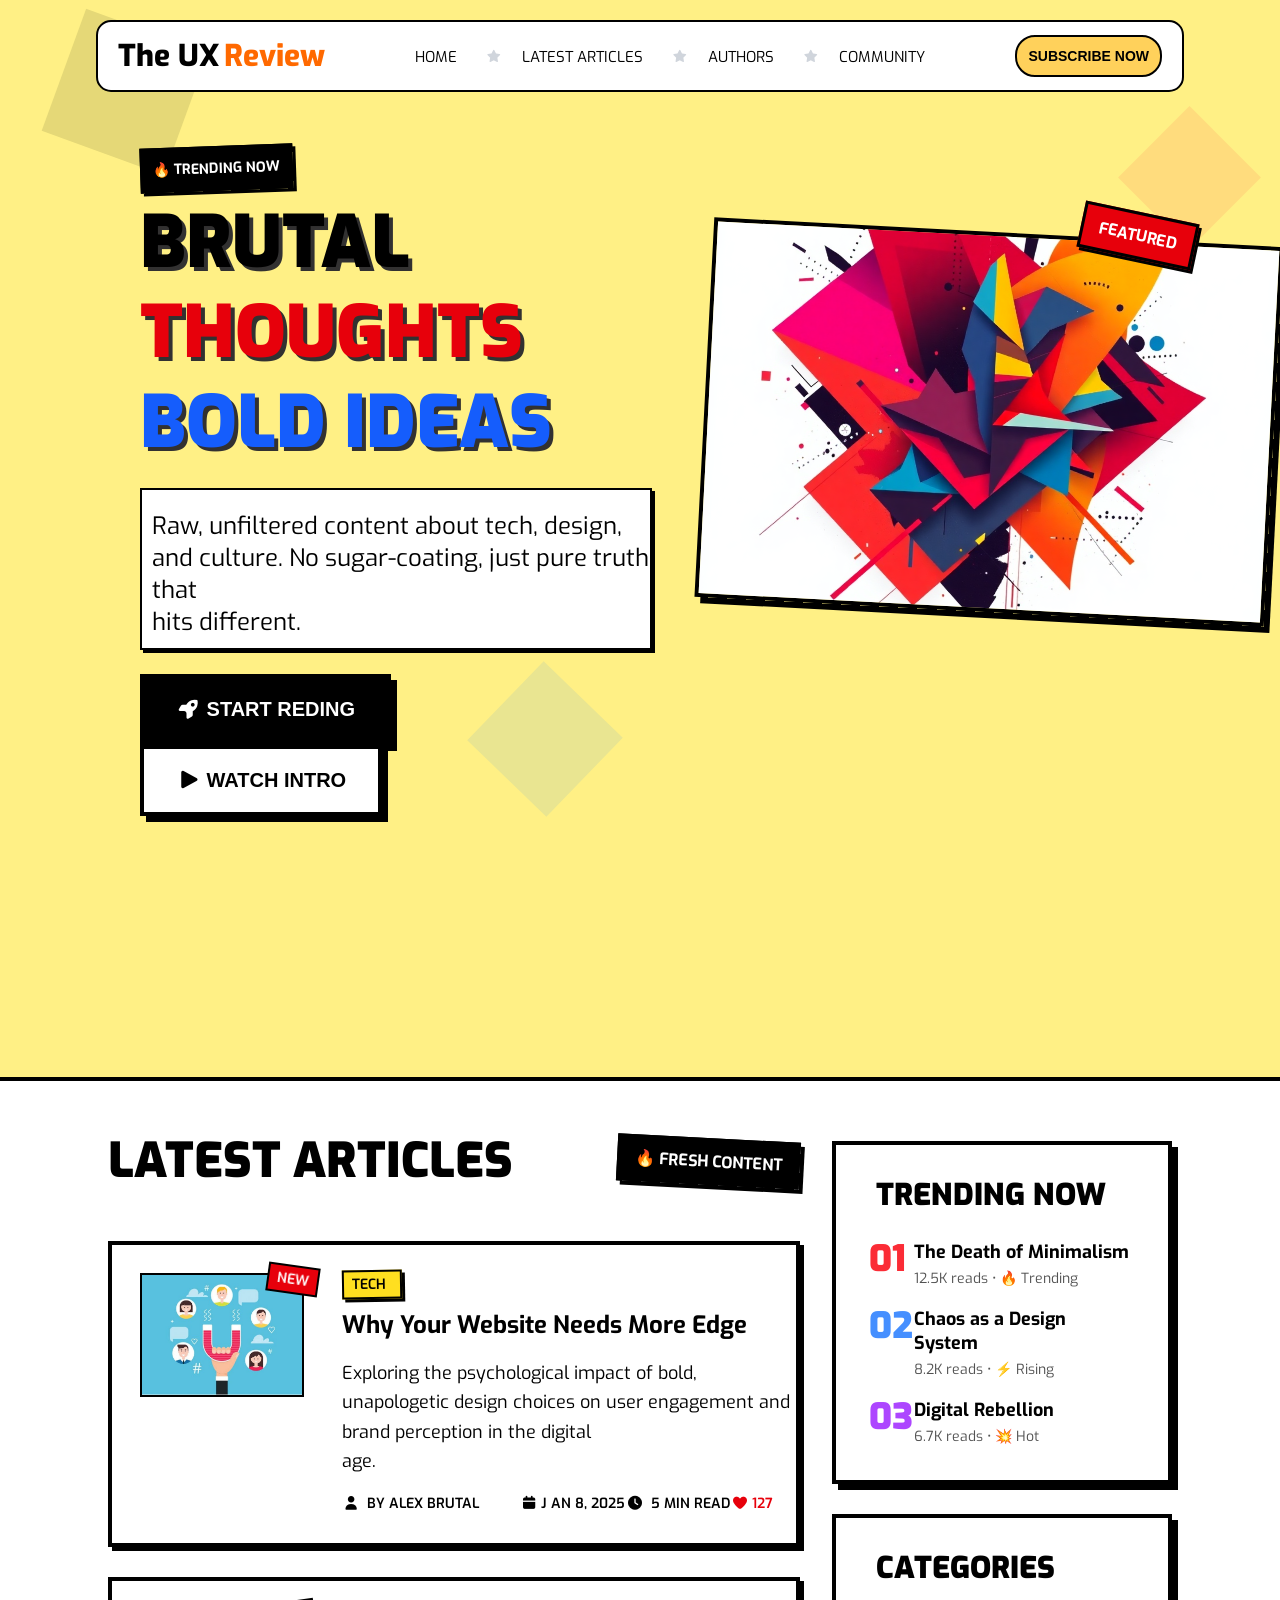
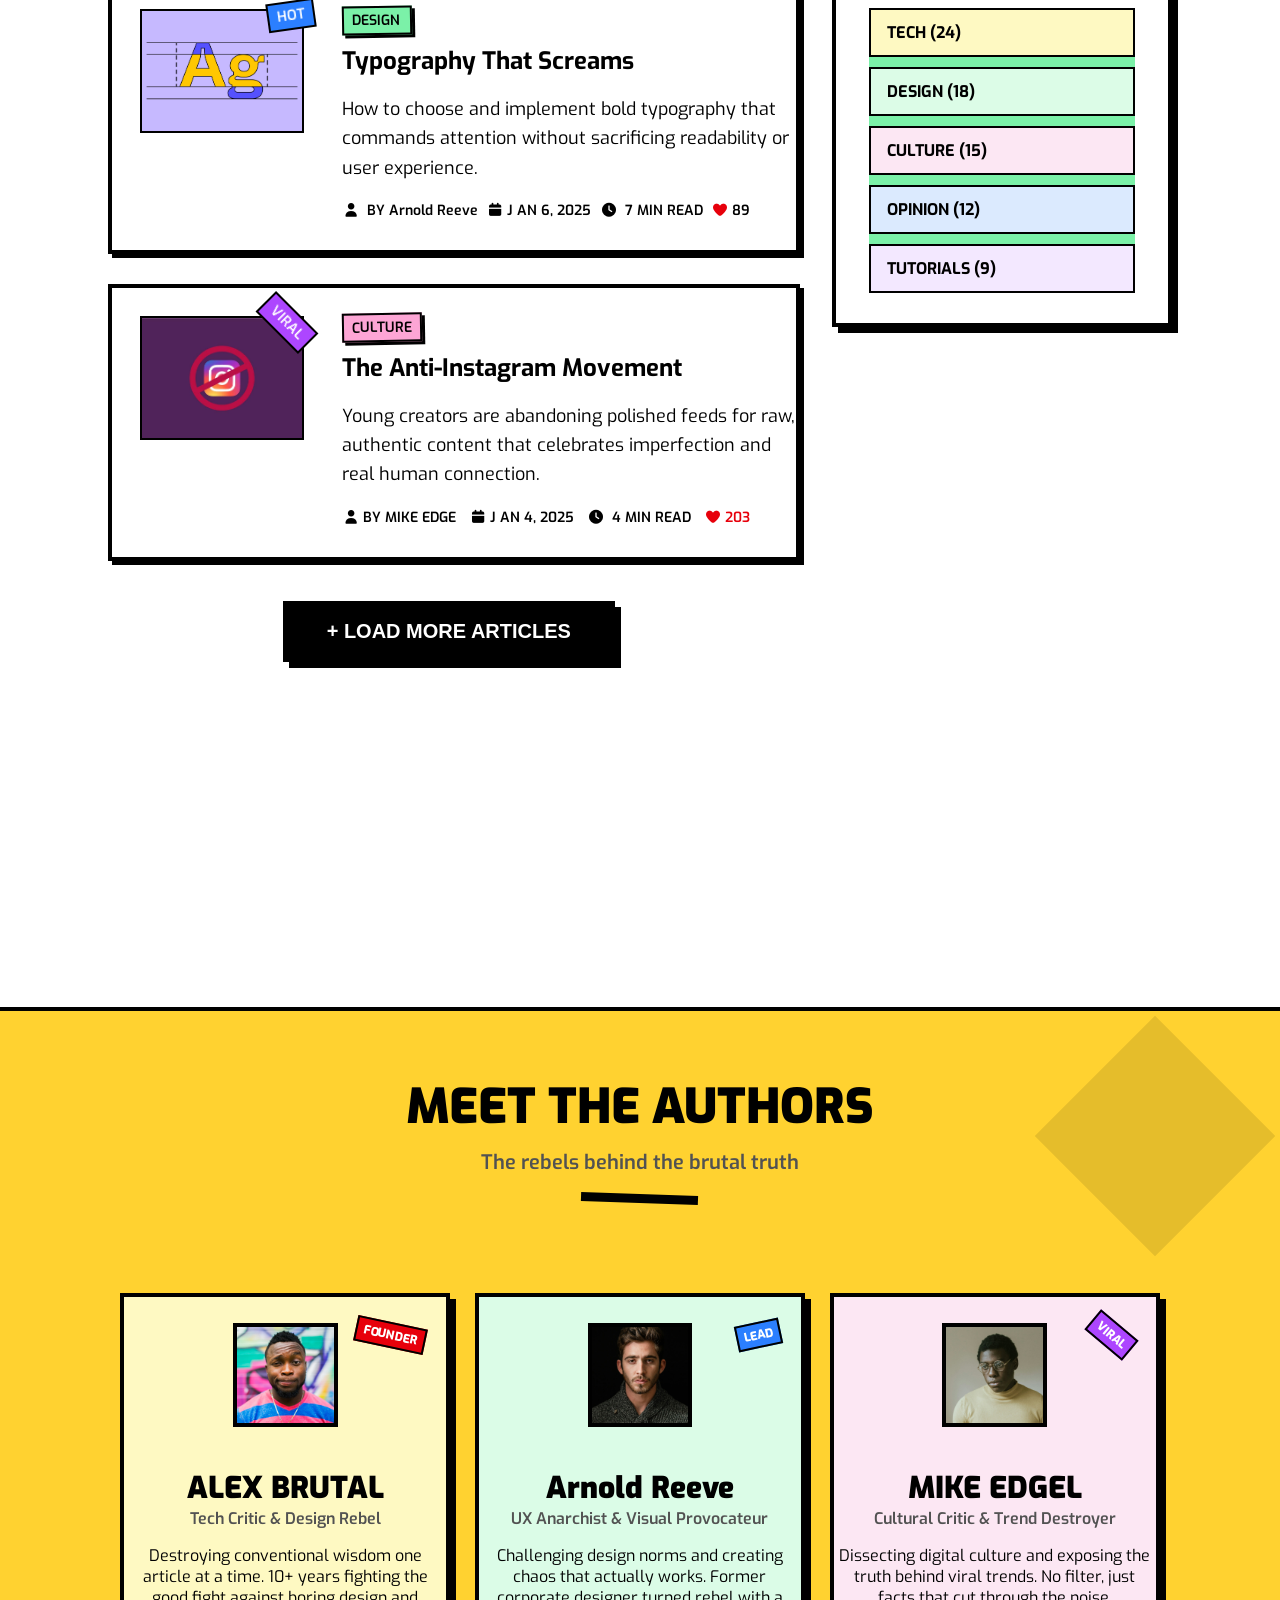
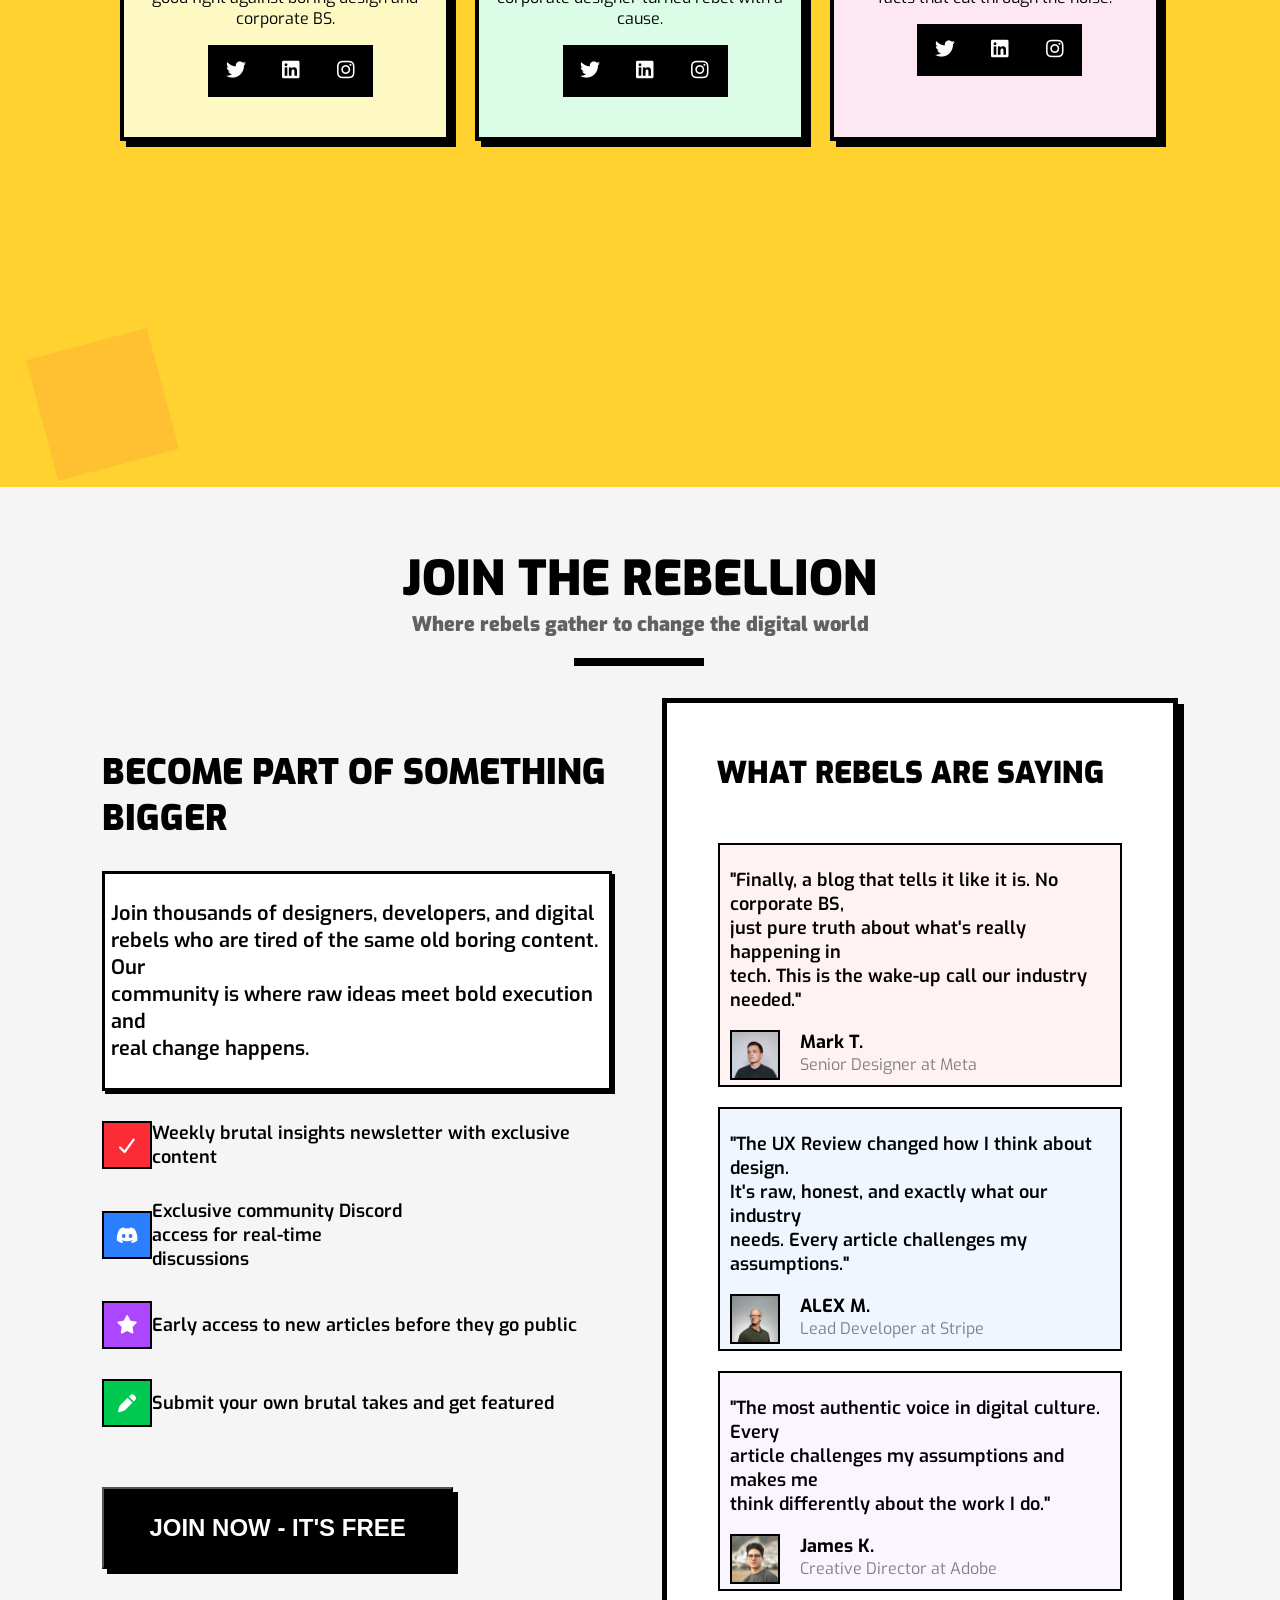
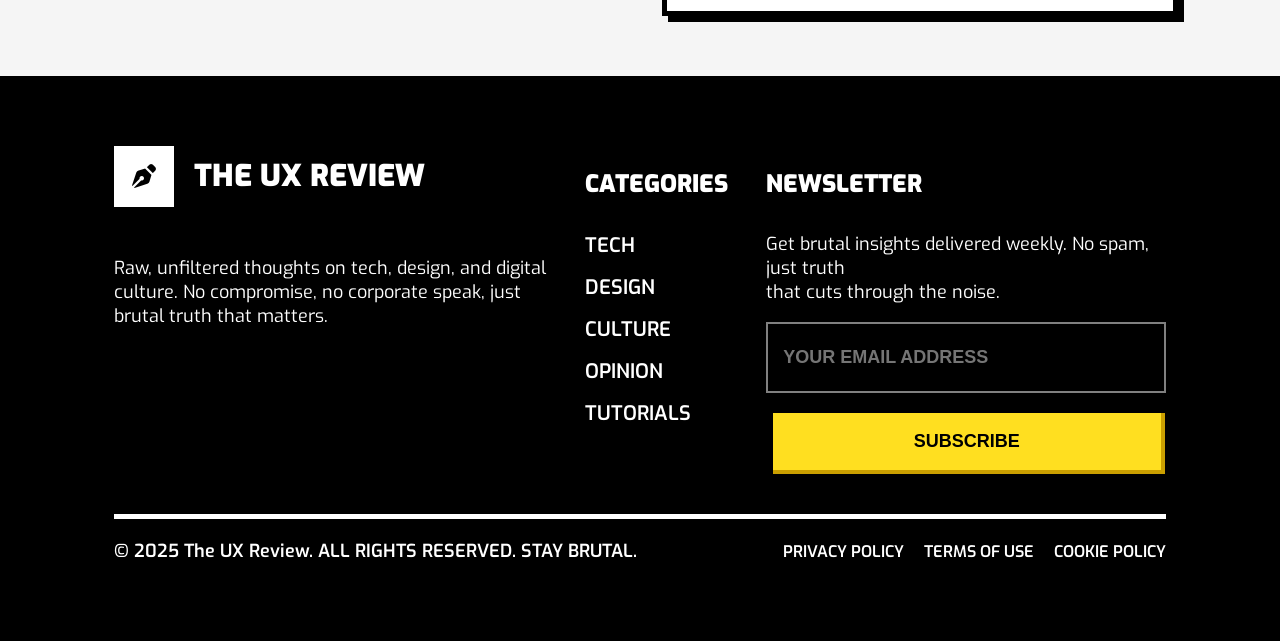
<file: index.html>
<!doctype html>
<html lang="en">
  <head>
    <meta charset="UTF-8" />
    <meta name="viewport" content="width=device-width, initial-scale=1.0" />
    <title>Document</title>
    <link rel="stylesheet" href="./css/style.css" />
    <link rel="stylesheet" href="./css/@media.css" />
    <link rel="stylesheet" href="./css/all.min.css" />
    <link rel="preconnect" href="https://fonts.googleapis.com" />
    <link rel="preconnect" href="https://fonts.gstatic.com" crossorigin />
    <link
      href="https://fonts.googleapis.com/css2?family=Exo:ital,wght@0,100..900;1,100..900&display=swap"
      rel="stylesheet"
    />
  </head>
  <body>
    <div class="navbar">
      <div class="title">
        <h2>The UX <span> Review</span></h2>
      </div>
      <nav>
        <ul>
          <li>
            <a href="#sec1">Home</a>
          </li>
          <i class="fa-solid fa-star" style="color: hsl(218, 14%, 84%)"></i>
          <li>
            <a href="#sec2" target=""> LATEST ARTICLES </a>
          </li>
          <i class="fa-solid fa-star" style="color: hsl(218, 14%, 84%)"></i>

          <li>
            <a href="#sec3">AUTHORS </a>
          </li>
          <i class="fa-solid fa-star" style="color: hsl(218, 14%, 84%)"></i>

          <li>
            <a href="#sec4">COMMUNITY</a>
          </li>
        </ul>
      </nav>
      <div class="button">
        <button><h3>SUBSCRIBE NOW</h3></button>
      </div>
    </div>

    <div id="sec1" class="section1">
      <div class="small1"></div>
      <div class="small2"></div>
      <div class="container">
        <div class="item1">
          <div class="trend"><span> 🔥 TRENDING NOW</span></div>

          <h1>
            BRUTAL <span class="s1">THOUGHTS</span> <br />
            <span class="s2">BOLD IDEAS</span>
          </h1>
          <p>
            Raw, unfiltered content about tech, design, and culture. No
            sugar-coating, just pure truth that <br />
            hits different.
          </p>
          <div class="small3"></div>
          <div class="buttons">
            <div class="button1">
              <button class="b1">
                <span
                  ><i
                    class="fa-solid fa-rocket"
                    style="color: hsl(0, 0%, 100%)"
                  ></i>
                  START REDING</span
                >
              </button>
              <button class="b2">
                <span>
                  <i class="fa-solid fa-play" style="color: black"></i>
                  WATCH INTRO</span
                >
              </button>
            </div>
          </div>
        </div>
        <div class="item2">
          <div class="featured">
            <span>FEATURED</span>
          </div>
          <div class="img">
            <img
              src="./images/imgi_1_e7c75b833c-f09fa794a4e1fbd04b1e (1).png"
              alt="..."
            />
          </div>
        </div>
      </div>
    </div>
    <div id="sec2" class="section2">
      <div class="container">
        <div class="fdiv">
          <div class="title2">
            <h3>LATEST ARTICLES</h3>
            <div class="span">
              <span>🔥 FRESH CONTENT</span>
            </div>
          </div>
          <div class="div1">
            <div class="item1">
              <img
                src="./images/imgi_2_user-engagement-2-DFdiyblT.jpg"
                alt="user-engagement"
              />
              <div class="new">NEW</div>
              <div class="discrip">
                <div class="tech">TECH</div>
                <h4>Why Your Website Needs More Edge</h4>
                <p>
                  Exploring the psychological impact of bold, unapologetic
                  design choices on user engagement and brand perception in the
                  digital <br />
                  age.
                </p>
                <div class="info">
                  <span
                    ><i class="fa-solid fa-user" style="color: #000000"></i> BY
                    ALEX BRUTAL</span
                  >
                  <span
                    ><i class="fa-solid fa-calendar" style="color: #000000"></i
                    >J AN 8, 2025</span
                  >
                  <span
                    ><i class="fa-solid fa-clock" style="color: #000000"></i> 5
                    MIN READ</span
                  >
                  <span
                    ><i class="fa-solid fa-heart" style="color: #e7000b"></i
                    >127</span
                  >
                </div>
              </div>
            </div>
          </div>
          <div class="div2">
            <div class="item2">
              <img
                src="images/imgi_3_guide-to-typography-CNuK3VDW.avif"
                alt=""
              />
              <div class="hot">HOT</div>
              <div class="discrip">
                <div class="design">DESIGN</div>
                <h4>Typography That Screams</h4>
                <p>
                  How to choose and implement bold typography that commands
                  attention without sacrificing readability or user experience.
                </p>
                <div class="info">
                  <span
                    ><i class="fa-solid fa-user" style="color: #000000"></i> BY
                    Arnold Reeve</span
                  >
                  <span
                    ><i class="fa-solid fa-calendar" style="color: #000000"></i
                    >J AN 6, 2025</span
                  >
                  <span
                    ><i class="fa-solid fa-clock" style="color: #000000"></i> 7
                    MIN READ</span
                  >
                  <span
                    ><i class="fa-solid fa-heart" style="color: #e7000b"></i
                    >89</span
                  >
                </div>
              </div>
            </div>
          </div>
          <div class="div3">
            <div class="item3">
              <img src="images/imgi_4_anti-instagram-Bn9b8TEi.jpg" alt="" />
              <div class="VIRAL">VIRAL</div>
              <div class="discrip">
                <div class="CULTURE">CULTURE</div>
                <h4>The Anti-Instagram Movement</h4>
                <p>
                  Young creators are abandoning polished feeds for raw,
                  authentic content that celebrates imperfection and real human
                  connection.
                </p>
                <div class="info">
                  <span
                    ><i class="fa-solid fa-user" style="color: #000000"></i>BY
                    MIKE EDGE</span
                  >
                  <span
                    ><i class="fa-solid fa-calendar" style="color: #000000"></i
                    >J AN 4, 2025</span
                  >
                  <span
                    ><i class="fa-solid fa-clock" style="color: #000000"></i> 4
                    MIN READ</span
                  >
                  <span
                    ><i class="fa-solid fa-heart" style="color: #e7000b"></i
                    >203</span
                  >
                </div>
              </div>
            </div>
          </div>
          <div class="button">
            <button>+ LOAD MORE ARTICLES</button>
          </div>
        </div>
        <div class="sdiv">
          <div class="item1">
            <h4>TRENDING NOW</h4>
            <div class="fl">
              <span>01</span>
              <div class="l1">
                <h5>The Death of Minimalism</h5>
                <p>12.5K reads • 🔥 Trending</p>
              </div>
            </div>
            <div class="sl">
              <span>02</span>
              <div class="l2">
                <h5>Chaos as a Design System</h5>
                <p>8.2K reads • ⚡ Rising</p>
              </div>
            </div>
            <div class="thl">
              <span>03</span>
              <div class="l3">
                <h5>Digital Rebellion</h5>
                <p>6.7K reads • 💥 Hot</p>
              </div>
            </div>
          </div>
          <div class="item2">
            <h4>CATEGORIES</h4>
            <div class="clicks">
              <span class="span1">TECH (24)</span>
              <span class="span2">DESIGN (18)</span>
              <span class="span3">CULTURE (15)</span>
              <span class="span4">OPINION (12)</span>
              <span class="span5">TUTORIALS (9)</span>
            </div>
          </div>
        </div>
      </div>
    </div>
    <div id="sec3" class="section3">
      <div class="small1"></div>

      <div class="container">
        <div class="small2"></div>

        <div class="title">
          <h4>MEET THE AUTHORS</h4>
          <p>The rebels behind the brutal truth</p>
          <div class="line"></div>
        </div>
        <div class="persons">
          <div class="person1">
            <div class="item">
              <div class="founder">FOUNDER</div>
              <img src="./images/imgi_5_avatar-2.jpg" alt="persone" />
              <h4>ALEX BRUTAL</h4>
              <p class="p1">Tech Critic & Design Rebel</p>
              <p>
                Destroying conventional wisdom one <br />
                article at a time. 10+ years fighting the <br />
                good fight against boring design and <br />
                corporate BS.
              </p>
              <ul>
                <li class="twit">
                  <a href="https://x.com/?lang=ar" target="_blank">
                    <i
                      class="fa-brands fa-twitter"
                      style="color: rgb(255, 255, 255)"
                    ></i>
                  </a>
                </li>
                <li class="link">
                  <a href="https://www.linkedin.com/login/ar" target="_blank">
                    <i
                      class="fa-brands fa-linkedin"
                      style="color: rgb(255, 255, 255)"
                    ></i>
                  </a>
                </li>
                <li class="insta">
                  <a
                    href="https://www.instagram.com/accounts/login/?hl=ar"
                    target="_blank"
                  >
                    <i
                      class="fa-brands fa-instagram"
                      style="color: rgb(255, 255, 255)"
                    ></i>
                  </a>
                </li>
              </ul>
            </div>
          </div>
          <div class="person2">
            <div class="item">
              <div class="founder">LEAD</div>
              <img src="./images/imgi_6_avatar-2-CwUcGkzI.jpg" alt="persone" />
              <h4>Arnold Reeve</h4>
              <p class="p1">UX Anarchist & Visual Provocateur</p>
              <p>
                Challenging design norms and creating <br />
                chaos that actually works. Former <br />
                corporate designer turned rebel with a <br />
                cause.
              </p>
              <ul>
                <li class="twit">
                  <a href="https://x.com/?lang=ar" target="_blank">
                    <i
                      class="fa-brands fa-twitter"
                      style="color: rgb(255, 255, 255)"
                    ></i>
                  </a>
                </li>
                <li class="link">
                  <a href="https://www.linkedin.com/login/ar" target="_blank">
                    <i
                      class="fa-brands fa-linkedin"
                      style="color: rgb(255, 255, 255)"
                    ></i>
                  </a>
                </li>
                <li class="insta">
                  <a
                    href="https://www.instagram.com/accounts/login/?hl=ar"
                    target="_blank"
                  >
                    <i
                      class="fa-brands fa-instagram"
                      style="color: rgb(255, 255, 255)"
                    ></i>
                  </a>
                </li>
              </ul>
            </div>
          </div>
          <div class="person3">
            <div class="item">
              <div class="founder">VIRAL</div>
              <img src="./images/imgi_7_avatar-8.jpg" alt="persone" />
              <h4>MIKE EDGEL</h4>
              <p class="p1">Cultural Critic & Trend Destroyer</p>
              <p>
                Dissecting digital culture and exposing the <br />
                truth behind viral trends. No filter, just <br />
                facts that cut through the noise.
              </p>
              <ul>
                <li class="twit">
                  <a href="https://x.com/?lang=ar" target="_blank">
                    <i
                      class="fa-brands fa-twitter"
                      style="color: rgb(255, 255, 255)"
                    ></i>
                  </a>
                </li>
                <li class="link">
                  <a href="https://www.linkedin.com/login/ar" target="_blank">
                    <i
                      class="fa-brands fa-linkedin"
                      style="color: rgb(255, 255, 255)"
                    ></i>
                  </a>
                </li>
                <li class="insta">
                  <a
                    href="https://www.instagram.com/accounts/login/?hl=ar"
                    target="_blank"
                  >
                    <i
                      class="fa-brands fa-instagram"
                      style="color: rgb(255, 255, 255)"
                    ></i>
                  </a>
                </li>
              </ul>
            </div>
          </div>
        </div>
      </div>
    </div>
    <div id="sec4" class="sec4">
      <div class="container">
        <div class="header">
          <span> JOIN THE REBELLION </span>
          <p>Where rebels gather to change the digital world</p>
        </div>
        <div class="box-sec4">
          <div class="left">
            <div class="texts">
              <div class="txt1">
                BECOME PART OF SOMETHING <br />
                BIGGER
              </div>
              <div class="txt2">
                <p>
                  Join thousands of designers, developers, and digital <br />
                  rebels who are tired of the same old boring content. Our
                  <br />
                  community is where raw ideas meet bold execution and <br />
                  real change happens.
                </p>
              </div>
              <div class="txt3">
                <div class="icon1">
                  <i class="fa-solid fa-check"></i>
                </div>
                <span>
                  Weekly brutal insights newsletter with exclusive content
                </span>
              </div>
              <div class="txt4">
                <div class="icon2">
                  <i class="fa-brands fa-discord"></i>
                </div>
                <span>
                  Exclusive community Discord access for real-time discussions
                </span>
              </div>
              <div class="txt5">
                <div class="icon3">
                  <i class="fa-duotone fa-solid fa-star"></i>
                </div>
                <span>
                  Early access to new articles before they go public
                </span>
              </div>
              <div class="txt6">
                <div class="icon4">
                  <i class="fa-solid fa-pen"></i>
                </div>
                <span> Submit your own brutal takes and get featured </span>
              </div>
            </div>
            <button>JOIN NOW - IT'S FREE</button>
          </div>

          <div class="right">
            <div class="text">
              <h5>WHAT REBELS ARE SAYING</h5>
            </div>

            <div class="box1">
              <p>
                "Finally, a blog that tells it like it is. No corporate BS,
                <br />
                just pure truth about what's really happening in <br />
                tech. This is the wake-up call our industry needed."
              </p>
              <div class="box-item">
                <div class="box1-img">
                  <img
                    src="./images/imgi_8_avatar-4-EAD2OaMD.avif"
                    alt="avatar4"
                  />
                </div>
                <div class="box1-text">
                  <div class="name">Mark T.</div>

                  <div class="dis">Senior Designer at Meta</div>
                </div>
              </div>
            </div>
            <div class="box2">
              <p>
                "The UX Review changed how I think about design. <br />
                It's raw, honest, and exactly what our industry <br />
                needs. Every article challenges my assumptions."
              </p>
              <div class="box-item">
                <div class="box2-img">
                  <img
                    src="./images/imgi_9_avatar-5-CDQD_dyw.jpg"
                    alt="avatar5"
                  />
                </div>
                <div class="box2-text">
                  <div class="name">ALEX M.</div>

                  <div class="dis">Lead Developer at Stripe</div>
                </div>
              </div>
            </div>
            <div class="box3">
              <p>
                "The most authentic voice in digital culture. Every <br />
                article challenges my assumptions and makes me <br />
                think differently about the work I do."
              </p>
              <div class="box-item">
                <div class="box3-img">
                  <img
                    src="./images/imgi_10_avatar-6-CMLrVfwj.avif"
                    alt="avatar6"
                  />
                </div>
                <div class="box3-text">
                  <div class="name">James K.</div>

                  <div class="dis">Creative Director at Adobe</div>
                </div>
              </div>
            </div>
          </div>
        </div>
      </div>
    </div>

    <div  class="sec5">
      <div class="container">
        <div class="cols">
          <div class="col1">
            <div class="title1">
              <div class="icon">
                <i class="fa-solid fa-pen-nib fa-xl"></i>
              </div>
              <h1>THE UX REVIEW</h1>
            </div>

            <p>
              Raw, unfiltered thoughts on tech, design, and digital <br />
              culture. No compromise, no corporate speak, just <br />
              brutal truth that matters.
            </p>
          </div>

          <div class="col2">
            <div class="title2">
              <h4>CATEGORIES</h4>
            </div>
            <div class="links">
              <ul>
                <li>
                  <a href="#">TECH</a>
                </li>
                <li>
                  <a href="#">DESIGN</a>
                </li>
                <li>
                  <a href="#">CULTURE</a>
                </li>
                <li>
                  <a href="#">OPINION</a>
                </li>
                <li>
                  <a href="#">TUTORIALS</a>
                </li>
              </ul>
            </div>
          </div>

          <div class="col3">
            <div class="title3">
              <h4>NEWSLETTER</h4>
            </div>
            <p>
              Get brutal insights delivered weekly. No spam, just 
              truth <br> that cuts through the noise.
            </p>

            <input type="email" placeholder="YOUR EMAIL ADDRESS" />

            <button>SUBSCRIBE</button>
          </div>
        </div>

        <div class="foot-sec5">
          <p>© 2025 The UX Review. ALL RIGHTS RESERVED. STAY BRUTAL.</p>

          <div class="links">
            <ul>
              <li><a href="#">PRIVACY POLICY</a></li>
              <li><a href="#">TERMS OF USE</a></li>
              <li><a href="#">COOKIE POLICY</a></li>
            </ul>
          </div>
        </div>
      </div>
    </div>
  </body>
</html>
</file>
<file: css/style.css>
* {
  box-sizing: border-box;
}
button {
  cursor: pointer;
}
ul {
  list-style-type: none;
}
html {
  scroll-behavior: smooth;
}
body {
  margin: 0;
  padding: 0;
  font-family: "EXO", sans-serif;
}
.container {
  width: 90%;
}
.navbar {
  width: 85%;
  margin: 0 auto;
  background-color: white;
  border: 2px solid black;
  border-radius: 15px;
  z-index: 99999;
  position: -webkit-sticky;
  position: sticky;
  top: 20px;
  scroll-behavior: smooth;
  display: flex;
  flex-wrap: wrap;
  align-items: center;
  justify-content: space-between;
}
.navbar h2 {
  display: flex;
  flex-direction: row;
  flex-wrap: wrap;
  justify-content: flex-start;
  margin: 13px 20px;
  font-size: 30px;
  font-weight: 800;
}
.navbar h2 span {
  color: #ff6900;
  margin-left: 5px;
}
.navbar nav {
  height: 50px;
  display: flex;
  flex-wrap: wrap;
}
.navbar ul {
  list-style: none;
  display: flex;
  flex-wrap: wrap;

  color: #000;
}
.navbar ul li a {
  text-transform: uppercase;
  color: #000;
  text-decoration: none;
  transition: color 0.2s;
  font-weight: 600px;
  line-height: 20px;
  font-size: 15px;
}
.navbar ul li a:hover {
  text-decoration: none;
  color: #ff6900;
}

.navbar ul li:first-child {
  margin-left: -40px;
}
.navbar ul li {
  display: flex;
  flex-wrap: wrap;

  align-items: center;
  margin-left: 20px;
}
.navbar ul i {
  font-size: 12px;
  margin-left: 30px;
  display: flex;
  flex-wrap: wrap;

  align-items: center;
}
.navbar .button button {
  background-color: #ffd15b;
  color: black;
  border-radius: 20px;
  border: 2px solid black;
  margin: 13px 20px;
  cursor: pointer;
  transition: 0.2s;
}
.navbar .button button:hover {
  transform: translate(3px, 3px);
}
.navbar .button button h3 {
  margin: 0;
  padding: 10px 5px;
  font-size: 14px;
}
.section1 {
  background-color: #fff085;
  width: 100%;
  min-height: 120vh;
  margin-top: -75px;
  position: relative;
}
.section1 .small1 {
  width: 101px;
  height: 101px;
  position: absolute;
  right: 40px;
  top: 130px;
  transform: rotate(45deg);
  z-index: 10;
  background-color: #ffdc7d;
}
.section1 .small2 {
  width: 130px;
  height: 130px;
  position: absolute;
  left: 60px;
  top: 30px;
  transform: rotate(20deg);
  z-index: 1;
  background-color: #e5d877;
}

.section1 .container {
  width: 80%;
  margin: 0 auto;
}
.section1 .container .item1 .small3 {
  width: 110px;
  height: 110px;
  position: absolute;
  left: 350px;
  bottom: 22px;
  transform: rotate(44deg);
  z-index: -1;
  background-color: #e9e591;
}
.section1 .container .item1 {
  width: 40%;
  position: absolute;
  top: 160px;
  z-index: 2;
}
.section1 .container .trend {
  width: 30%;
  transform: rotate(-2deg);
}
.section1 .container .trend span {
  font-size: 14px;
  font-weight: 700;
  background-color: black;
  color: white;
  padding: 10px;
  border: 3px solid #000;
  box-shadow: 3px 3px #000;
}
.section1 .container .item1 h1 {
  font-size: 72px;
  font-weight: 900;
  text-shadow: 4px 4px rgb(50, 49, 49);
  margin-block: 20px;
  line-height: 1.25;
}
.section1 .container .item1 h1 .s1 {
  color: #e7000b;
  text-shadow: 4px 4px rgb(50, 49, 49);
}

.section1 .container .item1 h1 .s2 {
  color: #155dfc;
}
.section1 .container .item1 p {
  background-color: white;
  border: 2px solid black;
  font-size: 24px;
  font-weight: 500px;
  margin-top: 0;
  padding: 20px 0 10px 10px;
  box-shadow: 3px 3px #000;
}
.section1 .container .item1 .buttons {
  width: 85%;
  position: relative;
}
.section1 .container .item1 .buttons .b1 {
  background-color: #000000;
  color: white;
  padding-inline: 32px;
  padding-block: 16px;
  font-size: 20px;
  font-weight: 700;
  padding-block: 20px;
  box-shadow: 6px 6px black;
  border: 4px solid #000;
  cursor: pointer;
  transition: 0.2s;
  margin-right: 10px;
}
.section1 .container .item1 .buttons .b1:hover {
  transform: translate(6px, 6px);
  box-shadow: none;
}
.section1 .container .item1 .buttons .b2 {
  background-color: white;
  color: black;
  padding-inline: 32px;
  padding-block: 16px;
  font-size: 20px;
  font-weight: 700;
  padding-block: 20px;
  box-shadow: 6px 6px black;
  border: 4px solid #000;
  cursor: pointer;
  transition: 0.2s;
}
.section1 .container .item1 .buttons .b2:hover {
  transform: translate(6px, 6px);
  box-shadow: none;
}
.section1 .container .item2 {
  width: 40%;
  position: absolute;
  top: 215px;
  left: 55%;
}
.section1 .container .item2 .featured span {
  background-color: #e7000b;
  color: white;
  border: 3px solid black;
  box-shadow: 3px 3px black;
  font-size: 16px;
  font-weight: 700;
  padding: 10px 15px;
  position: absolute;
  right: 20px;
  top: 0;
  z-index: 10;

  transform: rotate(12deg);
}
.section1 .container .item2 .img {
  width: 570px;
  height: 380px;
  margin-top: 20px;
  transform: rotate(3deg);
}
.section1 .container .item2 .img img {
  object-fit: cover;
  width: 100%;
  height: 100%;
  border: 4px solid #000;
  box-shadow: 6px 6px #000;
  transition: transform 0.3s;
}
.section1 .container .item2 .img img:hover {
  transform: translate(-5px, -5px);
}

.section2 {
  background-color: white;
  width: 100%;
  height: 170vh;
  border-top: 4px solid black;
}
.section2 .container {
  width: 85%;
  margin: 0 auto;
  display: flex;
  flex-wrap: wrap;

  justify-content: space-between;
}
.section2 .container .fdiv {
  width: 65%;
}
.section2 .container .fdiv .title2 {
  width: 100%;
  display: flex;
  flex-wrap: wrap;

  justify-content: space-between;
  align-items: center;
}
.section2 .container .fdiv .title2 h3 {
  font-size: 48px;
  font-weight: 900;
}
.section2 .container .fdiv .title2 .span {
  transform: rotate(3deg);
}
.section2 .container .fdiv .title2 .span span {
  color: white;
  background-color: #000;
  padding: 10px 15px;
  font-size: 16px;
  font-weight: 700;
  border: 3px solid black;
  box-shadow: 4px 4px black;
}
/*start div1*/
.section2 .container .fdiv .div1 {
  width: 100%;
}
.section2 .container .fdiv .div1 .item1 {
  display: flex;

  position: relative;
  background-color: white;
  border: 4px solid black;
  padding-bottom: 30px;
  box-shadow: 4px 4px black;
  transition: all 0.4s;
}
.section2 .container .fdiv .div1 .item1:hover {
  box-shadow: 6px 6px black;
  transform: translate(-3px, -3px);
}
.section2 .container .fdiv .div1 .item1 img {
  width: 160px;
  height: 120px;
  object-fit: cover;
  margin: 30px 20px 0 30px;
  outline: 2px solid black;
}
.section2 .container .fdiv .div1 .item1 .new {
  background-color: #e7000b;
  color: white;
  border: 2px solid black;
  position: absolute;
  left: 155px;
  top: 20px;
  z-index: 10;
  transform: rotate(8deg);
  font-size: 14px;
  font-weight: 600;
  padding: 3px 8px;
}
.section2 .container .fdiv .div1 .item1 .discrip {
  margin-top: 25px;
  margin-left: 20px;
}
.section2 .container .fdiv .div1 .item1 .discrip .tech {
  width: 60px;
  background-color: #ffdf20;
  color: black;
  border: 2px solid black;
  font-size: 14px;
  font-weight: 600;
  padding: 3px 8px;
  box-shadow: 3px 3px black;
  transform: rotate(-1deg);
}
.section2 .container .fdiv .div1 .item1 .discrip h4 {
  font-size: 24px;
  font-weight: 700;
  margin-top: 10px;
  margin-bottom: 12px;
  transition: 0.2s;
}
.section2 .container .fdiv .div1 .item1:hover h4 {
  color: #e7000b;
}

.section2 .container .fdiv .div1 .item1 .discrip p {
  font-size: 18px;
  font-weight: 400;
  line-height: 29.25px;
}
.section2 .container .fdiv .div1 .item1 .discrip .info {
  width: 95%;
  display: flex;
  justify-content: space-between;
}
.section2 .container .fdiv .div1 .item1 .discrip .info span:first-child {
  margin-right: 40px;
  font-size: 14px;
  font-weight: 600;
}
.section2 .container .fdiv .div1 .item1 .discrip .info span {
  font-size: 14px;
  font-weight: 600;
}
.section2 .container .fdiv .div1 .item1 .discrip .info span:last-child {
  color: #e7000b;
  font-size: 14px;
  font-weight: 600;
}
.section2 .container .fdiv .div1 .item1 .discrip .info span i {
  margin-right: 3px;
}
/*enddiv1*/
/*start div2*/
.section2 .container .fdiv .div2 {
  width: 100%;
  margin-top: 30px;
}
.section2 .container .fdiv .div2 .item2 {
  display: flex;

  position: relative;
  background-color: white;
  border: 4px solid black;
  padding-bottom: 30px;
  box-shadow: 4px 4px black;
  transition: all 0.4s;
}
.section2 .container .fdiv .div2 .item2:hover {
  box-shadow: 6px 6px black;
  transform: translate(-3px, -3px);
}
.section2 .container .fdiv .div2 .item2 img {
  width: 160px;
  height: 120px;
  object-fit: cover;
  margin: 30px 20px 0 30px;
  outline: 2px solid black;
}
.section2 .container .fdiv .div2 .item2 .hot {
  background-color: #2b7fff;
  color: white;
  border: 2px solid black;
  position: absolute;
  left: 155px;
  top: 20px;
  z-index: 10;
  transform: rotate(-8deg);
  font-size: 14px;
  font-weight: 600;
  padding: 3px 8px;
}
.section2 .container .fdiv .div2 .item2 .discrip {
  margin-top: 25px;
  margin-left: 20px;
}
.section2 .container .fdiv .div2 .item2 .discrip .design {
  width: 70px;
  background-color: #7bf1a8;
  color: black;
  border: 2px solid black;
  font-size: 14px;
  font-weight: 600;
  padding: 3px 8px;
  box-shadow: 3px 3px black;
  transform: rotate(-1deg);
}
.section2 .container .fdiv .div2 .item2 .discrip h4 {
  font-size: 24px;
  font-weight: 700;
  margin-top: 10px;
  margin-bottom: 12px;
  transition: 0.2s;
}
.section2 .container .fdiv .div2 .item2:hover h4 {
  color: #155dfc;
}

.section2 .container .fdiv .div2 .item2 .discrip p {
  font-size: 18px;
  font-weight: 400;
  line-height: 29.25px;
}
.section2 .container .fdiv .div2 .item2 .discrip .info {
  width: 90%;
  display: flex;
  flex-wrap: wrap;

  justify-content: space-between;
}
.section2 .container .fdiv .div2 .item2.discrip .info span:first-child {
  margin-right: 40px;
  font-size: 14px;
  font-weight: 600;
}
.section2 .container .fdiv .div2 .item2 .discrip .info span {
  font-size: 14px;
  font-weight: 600;
}
.section2 .container .fdiv .div2.item2 .discrip .info span:last-child {
  color: #e7000b;
  font-size: 14px;
  font-weight: 600;
}
.section2 .container .fdiv .div2 .item2 .discrip .info span i {
  margin-right: 3px;
}
/*enddiv2*/
/*start div2*/
.section2 .container .fdiv .div3 {
  width: 100%;
  margin-top: 30px;
}
.section2 .container .fdiv .div3 .item3 {
  display: flex;

  position: relative;
  background-color: white;
  border: 4px solid black;
  padding-bottom: 30px;
  box-shadow: 4px 4px black;
  transition: all 0.4s;
}
.section2 .container .fdiv .div3 .item3:hover {
  box-shadow: 6px 6px black;
  transform: translate(-3px, -3px);
}
.section2 .container .fdiv .div3 .item3 img {
  width: 160px;
  height: 120px;
  object-fit: cover;
  margin: 30px 20px 0 30px;
  outline: 2px solid black;
}
.section2 .container .fdiv .div3 .item3 .VIRAL {
  background-color: #ad46ff;
  color: white;
  border: 2px solid black;
  position: absolute;
  left: 145px;
  top: 20px;
  z-index: 10;
  transform: rotate(45deg);
  font-size: 14px;
  font-weight: 600;
  padding: 3px 8px;
}
.section2 .container .fdiv .div3 .item3 .discrip {
  margin-top: 25px;
  margin-left: 20px;
}
.section2 .container .fdiv .div3 .item3 .discrip .CULTURE {
  width: 80px;
  background-color: #fda5d5;
  color: black;
  border: 2px solid black;
  font-size: 14px;
  font-weight: 600;
  padding: 3px 8px;
  box-shadow: 3px 3px black;
  transform: rotate(-1deg);
}
.section2 .container .fdiv .div3 .item3 .discrip h4 {
  font-size: 24px;
  font-weight: 700;
  margin-top: 10px;
  margin-bottom: 12px;
  transition: 0.2s;
}
.section2 .container .fdiv .div3 .item3:hover h4 {
  color: #9810fa;
}

.section2 .container .fdiv .div3 .item3 .discrip p {
  font-size: 18px;
  font-weight: 400;
  line-height: 29.25px;
}
.section2 .container .fdiv .div3 .item3 .discrip .info {
  width: 90%;
  display: flex;
  flex-wrap: wrap;

  justify-content: space-between;
}
.section2 .container .fdiv .div3 .item3.discrip .info span:first-child {
  margin-right: 40px;
  font-size: 14px;
  font-weight: 600;
}
.section2 .container .fdiv .div3 .item3 .discrip .info span {
  font-size: 14px;
  font-weight: 600;
}
.section2 .container .fdiv .div3 .item3 .discrip .info span:last-child {
  color: #e7000b;
  font-size: 14px;
  font-weight: 600;
}
.section2 .container .fdiv .div3 .item3 .discrip .info span i {
  margin-right: 3px;
}
/*enddiv3*/
.section2 .container .fdiv .button {
  margin-top: 40px;
  display: flex;
  flex-wrap: wrap;

  justify-content: center;
}
.section2 .container .fdiv .button button {
  background-color: #000000;
  color: white;
  padding-inline: 40px;
  font-size: 20px;
  font-weight: 700;
  padding-block: 15px;
  box-shadow: 6px 6px black;
  border: 4px solid #000;
  cursor: pointer;
  transition: 0.2s;
  margin-right: 10px;
  transition: all 0.15s;
}
.section2 .container .fdiv .button button:hover {
  box-shadow: none;
  transform: translate(6px, 6px);
}
/*start sdiv*/
.section2 .container .sdiv {
  width: 32%;
  height: 770px;
  margin-top: 60px;
  position: -webkit-sticky;
  position: sticky;
  top: 0;
}
.section2 .container .sdiv .item1 {
  width: 100%;
  margin: 0 auto;
  padding-bottom: 20px;
  background-color: white;
  border: 4px solid black;
  box-shadow: 6px 6px black;
}
.section2 .container .sdiv .item1 h4 {
  font-size: 30px;
  font-weight: 900;
  margin: 30px 0 20px 40px;
}
/*start fl*/
.section2 .container .sdiv .item1 .fl {
  width: 80%;
  margin: 0 auto;
  display: flex;
  flex-wrap: wrap;

  justify-content: space-between;
}
.section2 .container .sdiv .item1 .fl span {
  color: #fb2c36;
  font-size: 36px;
  font-weight: 900;
}
.section2 .container .sdiv .item1 .fl .l1 {
  width: 83%;
}
.section2 .container .sdiv .item1 .fl .l1 h5 {
  font-size: 18px;
  font-weight: 700;
  margin-top: 5px;
  margin-bottom: 5px;
  transition: all 0.2s;
}
.section2 .container .sdiv .item1 .fl:hover h5 {
  color: #fb2c36;
}
.section2 .container .sdiv .item1 .fl .l1 p {
  margin-top: 0;
  font-size: 14px;
  color: oklch(43.9% 0 0);
}
/*end fl*/
/*start fl*/
.section2 .container .sdiv .item1 .sl {
  width: 80%;
  margin: 0 auto;
  display: flex;
  flex-wrap: wrap;

  justify-content: space-between;
}
.section2 .container .sdiv .item1 .sl span {
  color: #458fff;
  font-size: 36px;
  font-weight: 900;
}
.section2 .container .sdiv .item1 .sl .l2 {
  width: 83%;
}
.section2 .container .sdiv .item1 .sl .l2 h5 {
  font-size: 18px;
  font-weight: 700;
  margin-top: 5px;
  margin-bottom: 5px;
  transition: all 0.2s;
}
.section2 .container .sdiv .item1 .sl:hover h5 {
  color: #458fff;
}
.section2 .container .sdiv .item1 .sl .l2 p {
  margin-top: 0;
  font-size: 14px;
  color: oklch(43.9% 0 0);
}
/*end sl*/
/*start thl*/
.section2 .container .sdiv .item1 .thl {
  width: 80%;
  margin: 0 auto;
  display: flex;
  flex-wrap: wrap;

  justify-content: space-between;
}
.section2 .container .sdiv .item1 .thl span {
  color: #ad46ff;
  font-size: 36px;
  font-weight: 900;
}
.section2 .container .sdiv .item1 .thl .l3 {
  width: 83%;
}
.section2 .container .sdiv .item1 .thl .l3 h5 {
  font-size: 18px;
  font-weight: 700;
  margin-top: 5px;
  margin-bottom: 5px;
  transition: all 0.2s;
}
.section2 .container .sdiv .item1 .thl:hover h5 {
  color: #ad46ff;
}
.section2 .container .sdiv .item1 .thl .l3 p {
  margin-top: 0;
  font-size: 14px;
  color: oklch(43.9% 0 0);
}
/*end thl*/
.section2 .container .sdiv .item2 {
  width: 100%;
  margin: 0 auto;
  margin-top: 30px;
  padding-bottom: 20px;
  background-color: white;
  border: 4px solid black;
  box-shadow: 6px 6px black;
}
.section2 .container .sdiv .item2 h4 {
  font-size: 30px;
  font-weight: 900;
  margin: 30px 0 20px 40px;
}
.section2 .container .sdiv .item2 .clicks {
  width: 80%;
  margin: 0 auto;
  background-color: #7bf1a8;
}
.section2 .container .sdiv .item2 .clicks .span1 {
  width: 100%;
  display: block;
  padding-block: 12px;
  padding-inline: 16px;
  border: 2px solid black;
  cursor: pointer;
  background-color: #fef9c2;
  font-size: 16px;
  font-weight: 700;
  margin-bottom: 10px;
  transition: all 0.3s;
}
.section2 .container .sdiv .item2 .clicks .span1:hover {
  background-color: #ffdf20;
  box-shadow: 4px 4px black;
  transform: translate(-4px, -4px);
}
.section2 .container .sdiv .item2 .clicks .span2 {
  width: 100%;
  display: block;
  padding-block: 12px;
  padding-inline: 16px;
  border: 2px solid black;
  cursor: pointer;
  background-color: #dcfce7;
  font-size: 16px;
  font-weight: 700;
  margin-bottom: 10px;
  transition: all 0.3s;
}
.section2 .container .sdiv .item2 .clicks .span2:hover {
  background-color: #7bf1a8;
  box-shadow: 4px 4px black;
  transform: translate(-4px, -4px);
}
.section2 .container .sdiv .item2 .clicks .span3 {
  width: 100%;
  display: block;
  padding-block: 12px;
  padding-inline: 16px;
  border: 2px solid black;
  cursor: pointer;
  background-color: #fce7f3;
  font-size: 16px;
  font-weight: 700;
  margin-bottom: 10px;
  transition: all 0.3s;
}
.section2 .container .sdiv .item2 .clicks .span3:hover {
  background-color: #fda5d5;
  box-shadow: 4px 4px black;
  transform: translate(-4px, -4px);
}
.section2 .container .sdiv .item2 .clicks .span4 {
  width: 100%;
  display: block;
  padding-block: 12px;
  padding-inline: 16px;
  border: 2px solid black;
  cursor: pointer;
  background-color: #dbeafe;
  font-size: 16px;
  font-weight: 700;
  margin-bottom: 10px;
  transition: all 0.3s;
}
.section2 .container .sdiv .item2 .clicks .span4:hover {
  background-color: #8ec5ff;
  box-shadow: 4px 4px black;
  transform: translate(-4px, -4px);
}
.section2 .container .sdiv .item2 .clicks .span5 {
  width: 100%;
  display: block;
  padding-block: 12px;
  padding-inline: 16px;
  border: 2px solid black;
  cursor: pointer;
  background-color: oklch(94.6% 0.033 307.174);
  font-size: 16px;
  font-weight: 700;
  margin-bottom: 10px;
  transition: all 0.3s;
}
.section2 .container .sdiv .item2 .clicks .span5:hover {
  background-color: #dab2ff;
  box-shadow: 4px 4px black;
  transform: translate(-4px, -4px);
}
/*end sdiv*/
.section3 {
  border-top: 4px solid black;
  width: 100%;
  min-height: 120vh;
  background-color: #ffd230;
  position: relative;
}
.section3 .container {
  width: 85%;
  margin: 0 auto;
  text-align: center;
  z-index: 0;
}
.section3 .small1 {
  width: 170px;
  height: 170px;
  position: absolute;
  right: 40px;
  top: 40px;
  transform: rotate(45deg);
  z-index: 10;
  background-color: #e5bd2b;
}
.section3 .container .small2 {
  width: 125px;
  height: 125px;
  position: absolute;
  left: 40px;
  bottom: 20px;
  z-index: 2;
  transform: rotate(-15deg);
  background-color: #ffc131;
}
.section3 .container .title {
  width: 100%;
  padding-bottom: 30px;
}
.section3 .container .title h4 {
  font-size: 48px;
  font-weight: 900;
  display: flex;
  flex-wrap: wrap;
  align-items: center;
  justify-content: center;
  margin-bottom: 0;
}
.section3 .container .title p {
  font-size: 20px;
  font-weight: 600;
  color: oklch(43.9% 0 0);
  display: flex;
  flex-wrap: wrap;
  align-items: center;
  justify-content: center;
  margin: 0;
  padding-bottom: 18px;
  padding-top: 10px;
}
.section3 .container .title .line {
  width: 11%;
  height: 9px;
  background-color: black;
  margin: 0 auto;
  transform: rotate(2deg);
}
.section3 .container .persons {
  width: 100%;
  margin: 0 auto;
  margin-top: 60px;
  display: flex;
  flex-wrap: wrap;
  justify-content: space-around;
}
.section3 .container .person1 {
  position: relative;
  z-index: 20;
  width: 31%;
  border: 4px solid black;
  box-shadow: 6px 6px black;
  background-color: #fef9c2;
  padding-bottom: 40px;
  transition: color 0.3s;
  transition: transform 0.2s;
}
.section3 .container .person1:hover {
  transform: translate(-4px, -4px);
}
.section3 .container .person1:hover h4 {
  color: red;
}
.section3 .container .person1 .item {
  position: relative;
}
.section3 .container .person1 .item img {
  width: 30%;
  outline: 4px solid black;
  margin-top: 30px;
}
.section3 .container .person1 .item .founder {
  position: absolute;
  border: 2px solid black;
  font-size: 12px;
  font-weight: 800;
  padding-block: 3px;
  padding-inline: 6px;
  right: 20px;
  top: 25px;
  transform: rotate(12deg);
  background-color: #e7000b;
  color: white;
}
.section3 .container .person1 .item h4 {
  font-size: 30px;
  font-weight: 900;
  margin-bottom: 0;
}
.section3 .container .person1 .item .p1 {
  font-size: 16px;
  font-weight: 600;
  color: oklch(43.9% 0 0);
  margin-top: 0;
}
.section3 .container .person1 .item p {
  font-size: 16px;
  font-weight: 400;
}
.section3 .container .person1 .item ul {
  margin: 0 auto;
  width: 48%;
  padding-left: 0;
  display: flex;
  justify-content: space-between;
}
.section3 .container .person1 .item ul li {
  border: 2px solid black;
  background-color: black;
  display: flex;
  flex-wrap: wrap;
  align-items: center;
  padding: 13px 13px;
  text-decoration: none;
  transition: box-shadow transform 0.2s;
}
.section3 .container .person1 .item ul li:hover {
  box-shadow: 6px 6px black;
  transform: translate(-3px, -3px);
}
.section3 .container .person1 .item ul .twit {
  transition: background-color border 0.2s;
}
.section3 .container .person1 .item ul .twit:hover {
  background-color: #1da1f2;
}
.section3 .container .person1 .item ul .link {
  transition: all 0.2s;
}
.section3 .container .person1 .item ul .link:hover {
  background-color: #155dfc;
}
.section3 .container .person1 .item ul .insta {
  transition: all 0.2s;
}
.section3 .container .person1 .item ul .insta:hover {
  background-color: #e60076;
}

.section3 .container .person1 .item ul i {
  font-size: 20px;
}
/*person2*/
.section3 .container .person2 {
  width: 31%;
  border: 4px solid black;
  box-shadow: 6px 6px black;
  background-color: #dbfce7;
  padding-bottom: 40px;
  transition: color 0.3s;
  transition: transform 0.2s;
}
.section3 .container .person2:hover {
  transform: translate(-4px, -4px);
}
.section3 .container .person2:hover h4 {
  color: #2b7fff;
}
.section3 .container .person2 .item {
  position: relative;
}
.section3 .container .person2 .item img {
  width: 30%;
  outline: 4px solid black;
  margin-top: 30px;
}
.section3 .container .person2 .item .founder {
  position: absolute;
  border: 2px solid black;
  font-size: 12px;
  font-weight: 800;
  padding-block: 3px;
  padding-inline: 6px;
  right: 20px;
  top: 25px;
  transform: rotate(-12deg);
  background-color: #2b7fff;
  color: white;
}
.section3 .container .person2 .item h4 {
  font-size: 30px;
  font-weight: 900;
  margin-bottom: 0;
}
.section3 .container .person2 .item .p1 {
  font-size: 16px;
  font-weight: 600;
  color: oklch(43.9% 0 0);
  margin-top: 0;
}
.section3 .container .person2 .item p {
  font-size: 16px;
  font-weight: 400;
}
.section3 .container .person2 .item ul {
  margin: 0 auto;
  width: 48%;
  padding-left: 0;
  display: flex;
  justify-content: space-between;
}
.section3 .container .person2 .item ul li {
  border: 2px solid black;
  background-color: black;
  display: flex;
  flex-wrap: wrap;
  align-items: center;
  padding: 13px 13px;
  text-decoration: none;
  transition: box-shadow transform 0.2s;
}
.section3 .container .person2 .item ul li:hover {
  box-shadow: 6px 6px black;
  transform: translate(-3px, -3px);
}
.section3 .container .person2 .item ul .twit {
  transition: background-color border 0.2s;
}
.section3 .container .person2 .item ul .twit:hover {
  background-color: #1da1f2;
}
.section3 .container .person2 .item ul .link {
  transition: all 0.2s;
}
.section3 .container .person2 .item ul .link:hover {
  background-color: #155dfc;
}
.section3 .container .person2 .item ul .insta {
  transition: all 0.2s;
}
.section3 .container .person2 .item ul .insta:hover {
  background-color: #e60076;
}

.section3 .container .person2 .item ul i {
  font-size: 20px;
}
/*prson3*/
.section3 .container .person3 {
  width: 31%;
  border: 4px solid black;
  box-shadow: 6px 6px black;
  background-color: #fce7f3;
  padding-bottom: 40px;
  transition: color 0.3s;
  transition: transform 0.2s;
}
.section3 .container .person3:hover {
  transform: translate(-4px, -4px);
}
.section3 .container .person3:hover h4 {
  color: #ad46ff;
}
.section3 .container .person3 .item {
  position: relative;
}
.section3 .container .person3 .item img {
  width: 30%;
  outline: 4px solid black;
  margin-top: 30px;
}
.section3 .container .person3 .item .founder {
  position: absolute;
  border: 2px solid black;
  font-size: 12px;
  font-weight: 800;
  padding-block: 3px;
  padding-inline: 6px;
  right: 20px;
  top: 25px;
  transform: rotate(40deg);
  background-color: #ad46ff;
  color: white;
}
.section3 .container .person3 .item h4 {
  font-size: 30px;
  font-weight: 900;
  margin-bottom: 0;
}
.section3 .container .person3 .item .p1 {
  font-size: 16px;
  font-weight: 600;
  color: oklch(43.9% 0 0);
  margin-top: 0;
}
.section3 .container .person3 .item p {
  font-size: 16px;
  font-weight: 400;
}
.section3 .container .person3 .item ul {
  margin: 0 auto;
  width: 48%;
  padding-left: 0;
  display: flex;
  justify-content: space-between;
}
.section3 .container .person3 .item ul li {
  border: 2px solid black;
  background-color: black;
  display: flex;
  flex-wrap: wrap;
  align-items: center;
  padding: 13px 13px;
  text-decoration: none;
  transition: box-shadow transform 0.2s;
}
.section3 .container .person3 .item ul li:hover {
  box-shadow: 6px 6px black;
  transform: translate(-3px, -3px);
}
.section3 .container .person3 .item ul .twit {
  transition: background-color border 0.2s;
}
.section3 .container .person3 .item ul .twit:hover {
  background-color: #1da1f2;
}
.section3 .container .person3 .item ul .link {
  transition: all 0.2s;
}
.section3 .container .person3 .item ul .link:hover {
  background-color: #155dfc;
}
.section3 .container .person3 .item ul .insta {
  transition: all 0.2s;
}
.section3 .container .person3 .item ul .insta:hover {
  background-color: #e60076;
}

.section3 .container .person3 .item ul i {
  font-size: 20px;
}
.sec4 {
  background-color: #f5f5f5;
}
.sec4 .container {
  width: 84%;
  margin: 0 auto;
  padding: 60px 0;
}
.sec4 .box-sec4 {
  display: flex;
  justify-content: center;
}
.sec4 .header {
  text-align: center;
}
.sec4 .header {
  text-align: center;
  font-size: 48px;
  font-weight: 900;
  color: #000;
  margin: 0;
}

.sec4 .header p {
  position: relative;
  color: rgb(98, 97, 97);
  text-align: center;
  font-size: 20px;
  margin: 0;
}
.sec4 .header::after {
  content: "";
  position: absolute;
  right: 45%;
  width: 130px;
  height: 20px;
  border-bottom: 8px solid #000;
}

.sec4 .left {
  width: 100%;
  margin-top: 60px;
}
.sec4 .left .texts .txt1 {
  font-size: 35px;
  font-weight: 900;
  color: #000;
  margin-top: 10%;
}

.sec4 .left .texts .txt2 {
  color: #000;
  font-size: 20px;
  font-weight: 600;
  background-color: #fff;
  border: 3px solid #000;
  box-shadow: 3px 3px #000;
  padding: 6px;
  margin-top: 30px;
}

.sec4 .left .texts .txt3 i {
  color: #fff;
  background-color: #fb2c36;
  border: 2px solid #000;
  padding: 13px 23px;
  display: flex;
  justify-content: center;
}

.sec4 .left .texts .txt3 {
  color: #000;
  font-size: 18px;
  font-weight: 600;
  margin-top: 30px;
  display: flex;
  justify-content: flex-start;
  align-items: center;
}

.sec4 .left .texts .txt4 i {
  color: #fff;
  background-color: #2b7fff;
  border: 2px solid #000;
  padding: 13px 23px;
  display: flex;
  justify-content: center;
}
.sec4 .left .texts .txt4 {
  width: 60%;
  color: #000;
  font-size: 18px;
  font-weight: 600;
  margin-top: 30px;
  display: flex;
  justify-content: flex-start;
  align-items: center;
}
.sec4 .left .texts .txt5 i {
  color: #fff;
  background-color: #ad46ff;
  border: 2px solid #000;
  padding: 13px 23px;
  display: flex;
  justify-content: center;
}
.sec4 .left .texts .txt5 {
  color: #000;
  font-size: 18px;
  font-weight: 600;
  margin-top: 30px;
  display: flex;
  justify-content: flex-start;
  align-items: center;
}
.sec4 .left .texts .txt6 i {
  color: #fff;
  background-color: #00c951;
  border: 2px solid #000;
  padding: 13px 23px;
  display: flex;
  justify-content: center;
}
.sec4 .left .texts .txt6 {
  color: #000;
  font-size: 18px;
  font-weight: 600;
  margin-top: 30px;
  display: flex;
  justify-content: flex-start;
  align-items: center;
}
.sec4 .left button {
  font-size: 24px;
  font-weight: 700;
  margin-top: 60px;
  padding: 25px 45px;
  color: #fff;
  background-color: #000;
  box-shadow: 5px 5px #000;
  transition: all 0.2s;
  cursor: pointer;
}
.sec4 .left button:hover {
  transform: translate(5px, 5px);
  box-shadow: none;
}

.sec4 .right {
  width: 100%;
  margin-left: 50px;
  margin-top: 60px;
  background-color: #fff;
  border: 5px solid #000;
  box-shadow: 6px 6px #000;
  display: flex;
  flex-wrap: wrap;
  align-items: center;
}

.sec4 .right .text h5 {
  color: #000;
  font-size: 30px;
  font-weight: 900;
  margin-left: 50px;
}

.sec4 .right .box1 {
  width: 80%;
  margin: 0 auto;
  background-color: oklch(97.1% 0.013 17.38);
  border: 2px solid #000;
  padding: 5px 10px;
  margin-bottom: 20px;
}

.sec4 .right .box1 .box-item {
  display: flex;
}
.sec4 .right .box1 .box1-text {
  margin-left: 20px;
}

.sec4 .right .box1 p {
  color: #000;
  font-size: 18px;
  font-weight: 600;
}
.sec4 .right .box1 .box1-img {
  width: 50px;
  height: 50px;
  border: 2px solid #000;
}
.sec4 .right .box1 .box1-img img {
  width: 100%;
}
.sec4 .right .box1 .box1-text .name {
  font-size: 18px;
  font-weight: 700;
}

.sec4 .right .box1 .box1-text .dis {
  color: gray;
}

.sec4 .right .box2 {
  width: 80%;
  margin: 0 auto;
  background-color: #eff6ff;
  border: 2px solid #000;
  padding: 5px 10px;
  margin-bottom: 20px;
}

.sec4 .right .box2 .box-item {
  display: flex;
}
.sec4 .right .box2 .box2-text {
  margin-left: 20px;
}

.sec4 .right .box2 p {
  color: #000;
  font-size: 18px;
  font-weight: 600;
}
.sec4 .right .box2 .box2-img {
  width: 50px;
  height: 50px;
  border: 2px solid #000;
}
.sec4 .right .box2 .box2-img img {
  width: 100%;
}
.sec4 .right .box2 .box2-text .name {
  font-size: 18px;
  font-weight: 700;
}

.sec4 .right .box2 .box2-text .dis {
  color: gray;
}

.sec4 .right .box3 {
  width: 80%;
  margin: 0 auto;
  background-color: #faf5ff;
  border: 2px solid #000;
  padding: 5px 10px;
  margin-bottom: 20px;
}

.sec4 .right .box3 .box-item {
  display: flex;
}
.sec4 .right .box3 .box3-text {
  margin-left: 20px;
}

.sec4 .right .box3 p {
  color: #000;
  font-size: 18px;
  font-weight: 600;
}
.sec4 .right .box3 .box3-img {
  width: 50px;
  height: 50px;
  border: 2px solid #000;
}
.sec4 .right .box3 .box3-img img {
  width: 100%;
}
.sec4 .right .box3 .box3-text .name {
  font-size: 18px;
  font-weight: 700;
}

.sec4 .right .box3 .box3-text .dis {
  color: gray;
}

/* End Sec4 Style */

/* Start Sec5 Style */

.sec5 {
  padding: 60px 0;
  background-color: #000;
}
.sec5 .container {
  width: 84%;
  margin: 0 auto;
}

.sec5 .cols {
  display: flex;
  justify-content: space-between;
  border-bottom: 5px solid #fff;
  padding-bottom: 40px;
}

.sec5 .col1 .title1 {
  display: flex;
  align-items: center;
}

.sec5 .col1 i {
  background-color: #fff;
  padding: 30px 30px;
  display: flex;
  justify-content: center;
}
.sec5 .col1 h1 {
  color: #fff;
  font-size: 30px;
  font-weight: 900;
  margin-left: 20px;
}

.sec5 .col1 p {
  font-size: 18px;
  font-weight: 400;
  color: #fff;
  margin-top: 40px;
}

.sec5 .col2 .title2 h4 {
  font-size: 24px;
  font-weight: 900;
  color: #fff;
}
.sec5 .col2 .links a {
  transition: color 0.2s;
  color: white;
  text-decoration: none;
}
.sec5 .col2 .links a:hover {
  color: #fff085;
}
.sec5 .col2 .links ul {
  margin-left: 0;
  color: #fff;
  font-size: 20px;
  font-weight: 600;
  padding-left: 0;
}
.sec5 .col2 .links li {
  margin-bottom: 15px;
}


.sec5 .col3 {
  width: 38%;
}
.sec5 .col3 .title3 h4 {
  font-size: 24px;
  font-weight: 900;
  color: #fff;
}
.sec5 .col3 p {
  color: #fff;
  font-size: 18px;
  font-weight: 400;
}

.sec5 .col3 input {
  width: 100%;
  padding: 23px  60px 23px 15px;
  margin-top: 0;
  margin-bottom: 20px;
  background-color: #000;
  font-size: 18px;
  font-weight: 700;
  border: 2px solid #808080;
}

.sec5 .col3  button {
  background-color: #ffdf20;
  width: 98%;
  margin-left: 7px;
  padding: 18px 60px;
  font-size: 18px;
  font-weight: 600;
  border: 0;
  border-bottom:4px  solid #CA9F00;
  border-right:4px  solid #CA9F00;
}
.sec5 .col3  button:hover {
  background-color: #fdc700;
  transform: translate(3px, 3px);
}


.sec5 .foot-sec5 {
  display: flex;
  flex-wrap: wrap;
  justify-content: space-between;
  align-items: baseline;
}
.sec5 .foot-sec5 p {
  color: #fff;
  font-size: 18px;
  font-weight: 600;
  text-align: center;
  margin-top: 20px;
}
.sec5 .foot-sec5 .links {
  color: #fff;
  font-size: 18px;
  font-weight: 600;
}
.sec5 .foot-sec5 .links ul {
  display: flex;
  flex-wrap: wrap;
  column-gap: 20px;
  font-size: 16px;
  font-weight: 600;
}
.sec5 .foot-sec5 .links a:hover {
  color: #fff085;
}
.sec5 .foot-sec5 .links a {
  color: white;
  text-decoration: none;
}
</file>
<file: css/@media.css>
.container {
    margin: 0 auto;
    padding-inline: 12px;
    width: 100%;
}

@media screen and (min-width: 768px) {
    .container { max-width: 720px; }
}

@media screen and (min-width: 992px) {
    .container { max-width: 960px; }
}

@media screen and (min-width: 1200px) {
    .container { max-width: 1140px; }
}

@media screen and (min-width: 1400px) {
    .container { max-width: 1320px; }
}

@media screen and (max-width: 1270px) {

    .navbar ul, 
    .navbar .button {
        display: none;
    }
    .navbar {
        width: 95%;
        justify-content: center;
        height: auto;
        padding: 10px 0;
        top: 10px;
    }

    .section1 {
        height: auto;
        min-height: auto;
        padding-top: 100px;
        padding-bottom: 50px;
    }
    .section1 .container .item1, 
    .section1 .container .item2 {
        position: static;
        width: 100%;
        text-align: center;
        margin: 20px 0;
    }
    
    .section1 .container .trend {
        position: relative;
        width: fit-content;
        margin: 0 auto 15px auto;
        transform: rotate(0deg);
    }
    .section1 .container .item2 .featured span {
        position: absolute;
        right: 50%;
        transform: translateX(50%) rotate(0deg);
        top: -15px;
        z-index: 100;
    }
    .section1 .container .item1 h1 {
        font-size: clamp(30px, 8vw, 45px);
    }
    .section1 .container .item2 .img {
        width: 90%;
        max-width: 500px;
        margin: 0 auto;
    }

    .section2 {
        height: auto;
        padding-block: 40px;
    }
    .section2 .container {
        flex-direction: column;
    }
    .section2 .container .fdiv, 
    .section2 .container .sdiv {
        width: 100%;
    }
    .section2 .container .sdiv {
        position: static;
        margin-top: 40px;
    }

    .section2 .container .fdiv .div1 .item1, 
    .section2 .container .fdiv .div2 .item2, 
    .section2 .container .fdiv .div3 .item3 {
        flex-direction: row;
        align-items: flex-start;
        text-align: left;
        padding: 15px;
        gap: 15px;
    }

    .section2 .container .fdiv .div1 .item1 img, 
    .section2 .container .fdiv .div2 .item2 img, 
    .section2 .container .fdiv .div3 .item3 img {
        width: 130px;
        height: 110px;
        margin: 10px 0 0 0;
        flex-shrink: 0;
        object-fit: cover;
    }

    .section2 .container .fdiv .div1 .item1 .new,
    .section2 .container .fdiv .div2 .item2 .hot,
    .section2 .container .fdiv .div3 .item3 .VIRAL {
        left: 110px;
    }

    .section3 {
        height: auto;
        padding-block: 50px;
    }
    .section3 .container .persons {
        flex-direction: column;
        align-items: center;
        gap: 30px;
    }
    .section3 .container .person1, 
    .section3 .container .person2, 
    .section3 .container .person3 {
        width: 100%;
    }

    .sec4 .box-sec4 {
        flex-direction: column;
        gap: 30px;
        align-items: center;
    }

    .sec4 .left, .sec4 .right {
        width: 100%;
        margin: 0;
        text-align: left;
    }

    .sec4 .left .texts .txt1 {
        font-size: 26px;
        margin-top: 30px;
    }

    .sec4 .left .texts [class^="txt"] {
        justify-content: flex-start;
        gap: 15px;
        width: 100%;
        margin-top: 15px;
    }

    .sec4 .left .texts .txt2 {
        box-shadow: none;
        border: 2px solid #000;
        border-radius: 0;
        padding: 15px;
    }

    .sec4 .left button {
        width: 100%;
        margin-top: 30px;
        box-shadow: none;
        border-radius: 0;
    }

    .sec4 .right .box1, .sec4 .right .box2, .sec4 .right .box3 {
        width: 100%;
        border: 2px solid #000;
        box-shadow: none;
        border-radius: 0;
        background-color: #fff;
        margin-bottom: 20px;
        margin-inline: auto;
    }

    .sec4 .right .text h5 {
        margin-left: 0;
    }

    .sec5 .cols {
        flex-direction: column;
        align-items: center;
        text-align: left;
        gap: 40px;
    }

    .sec5 .col1, .sec5 .col2, .sec5 .col3 {
        width: 100%;
    }

    .sec5 .col3 input {
        border-radius: 0;
        border: 2px solid #fff;
    }

    .sec5 .col3 button {
        width: 100%;
        margin: 0;
        border-radius: 0;
        background-color: #ffdf20;
        color: #000;
    }

    .sec5 .foot-sec5 {
        flex-direction: column;
        align-items: flex-start;
        gap: 20px;
    }

    .small1, .small2, .small3, .section3 .small1, .section3 .container .small2 {
        display: none;
    }
}
</file>
